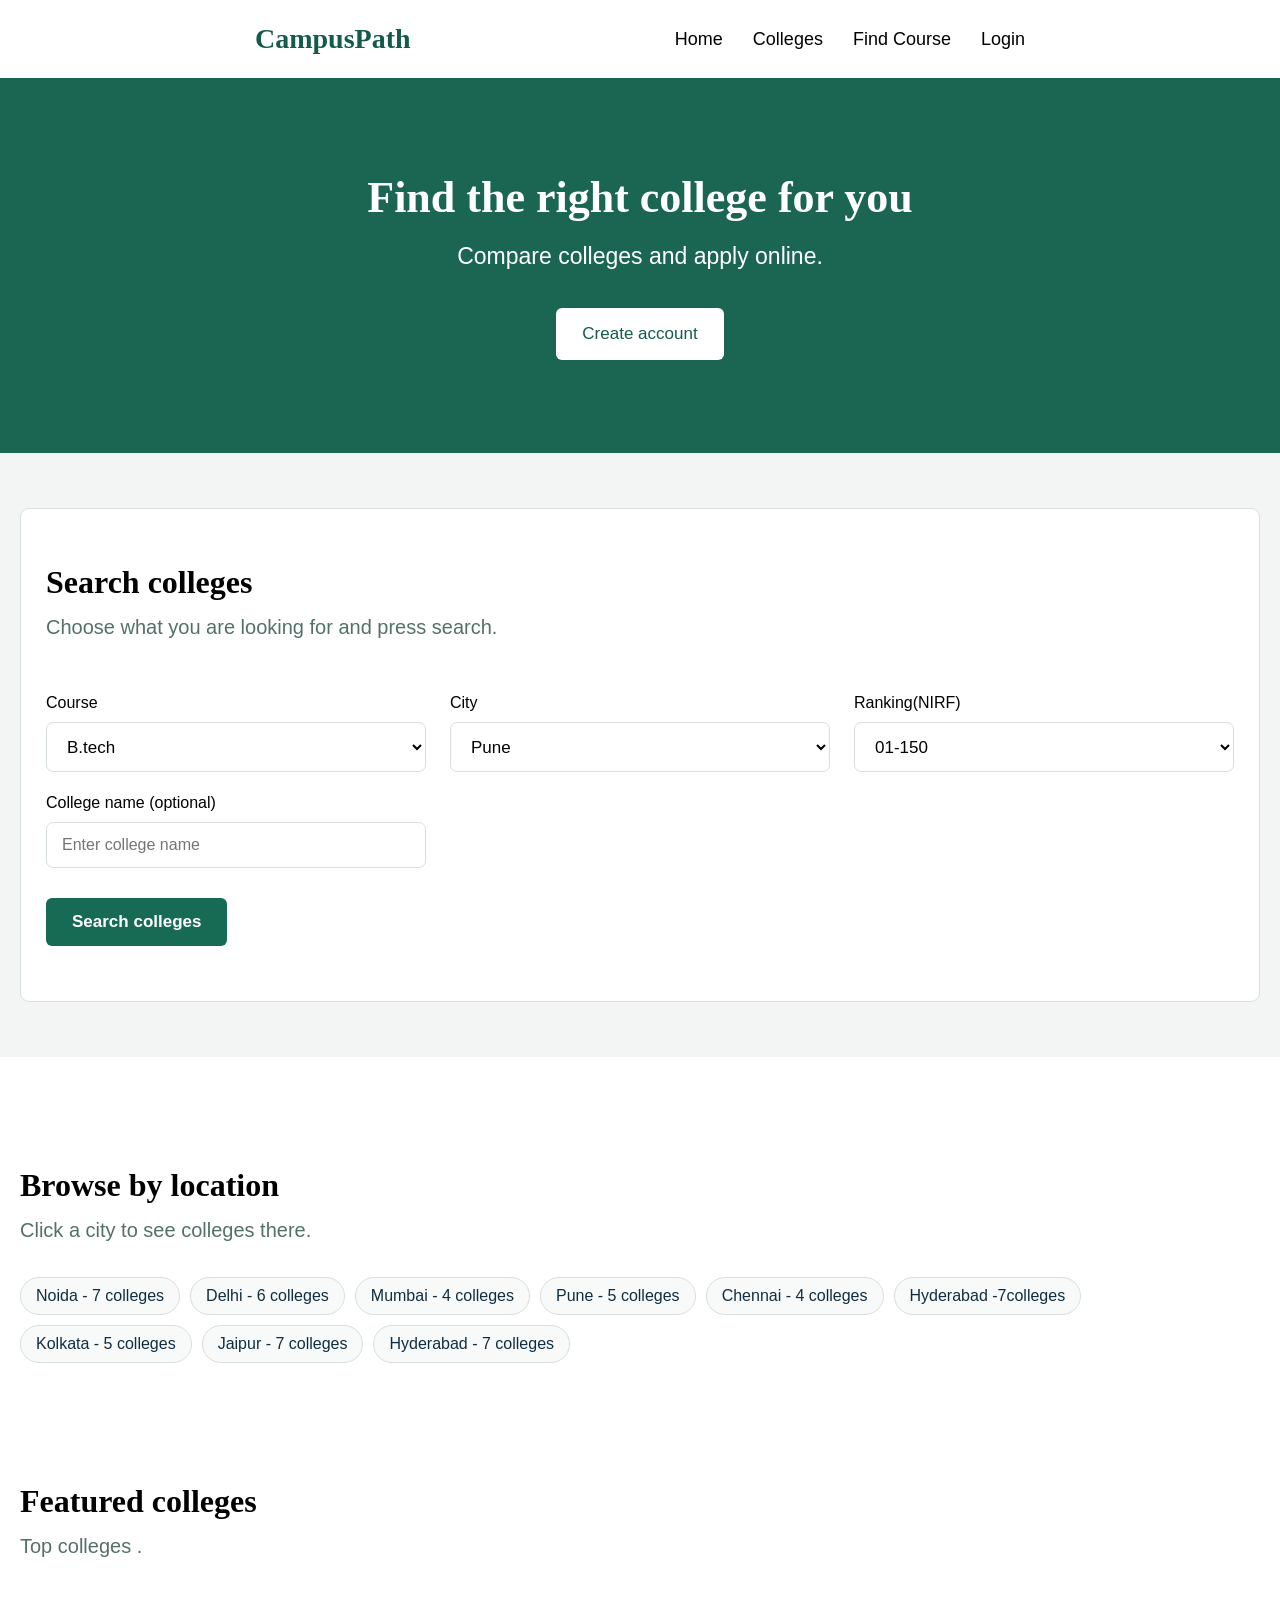
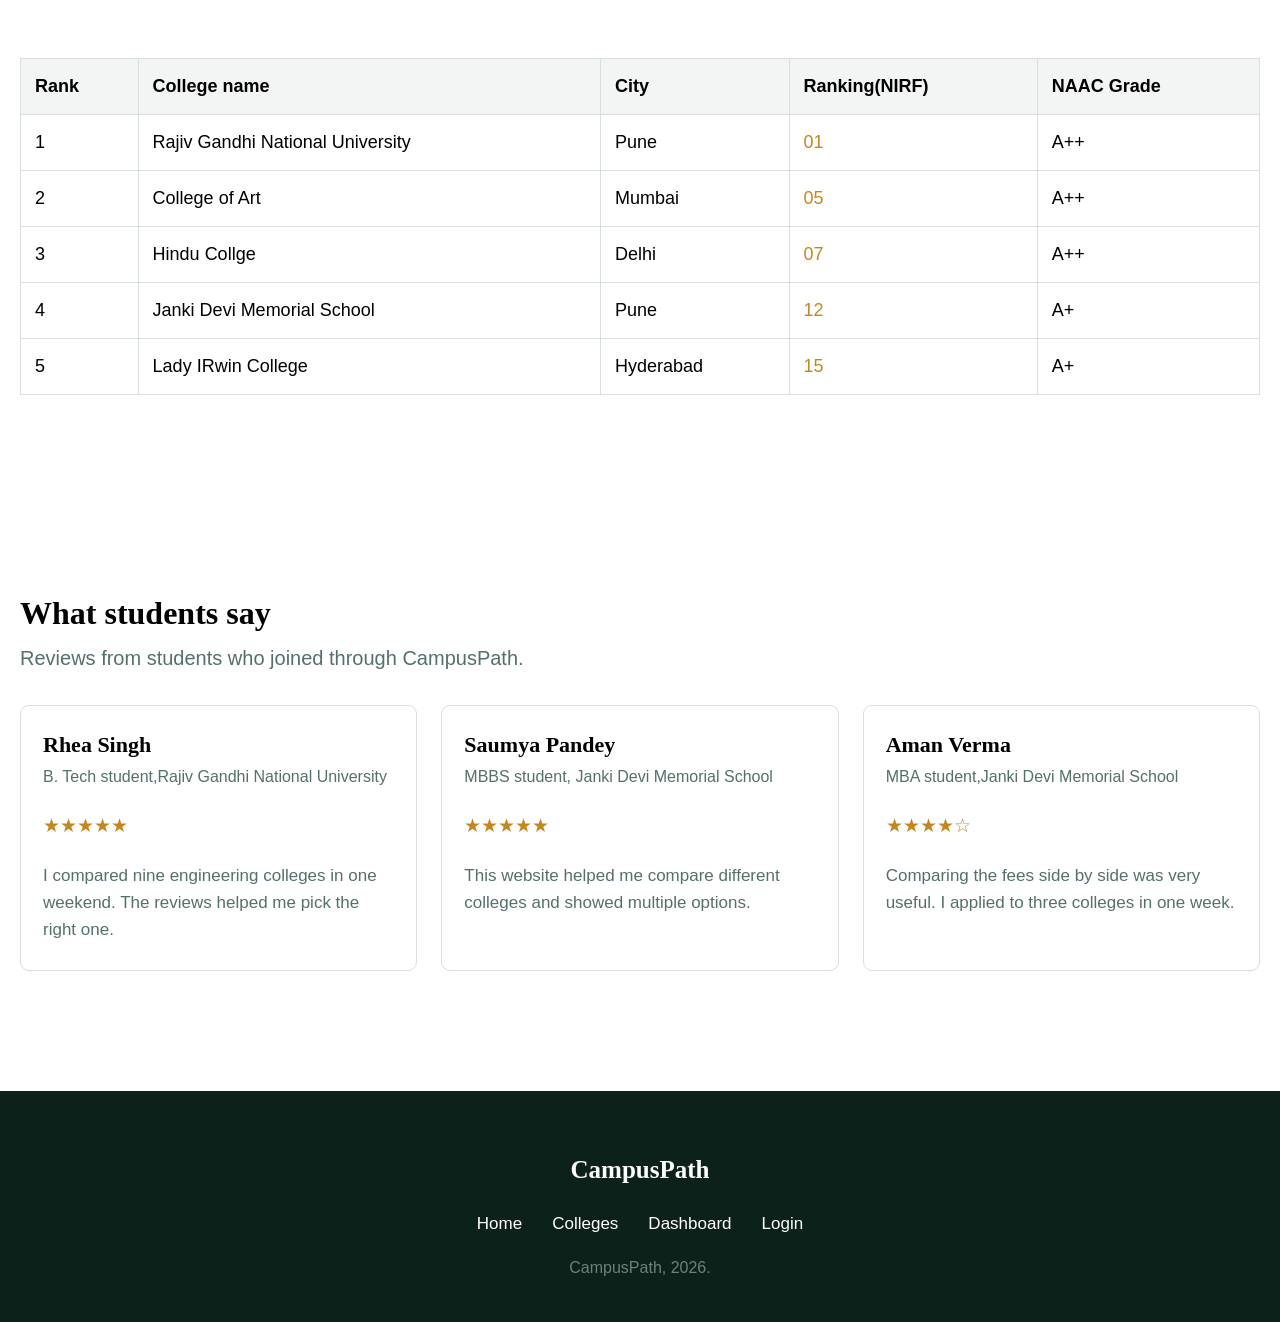
<file: index.html>
<!DOCTYPE html>
<html lang="en">
<head>
    <meta charset="UTF-8">
    <meta name="viewport" content="width=device-width, initial-scale=1.0">
    <title>Campus Path - Find the right college for you</title>
    <link rel="stylesheet" href="style.css">
    <link rel="stylesheet" href="responsive.css">
</head>
<body>
    <header>
    <div class="logo">CampusPath</div>

    <nav>
        <a href="#">Home</a>
        <a href="collegelist.html">Colleges</a>
        <a href="course.html">Find Course</a>
        <a href="login.html">Login</a>
    </nav>
    </header>

    <section class="hero">

        <h1>Find the right college for you</h1>

        <p>
            Compare colleges and apply online.
        </p>


        <a href="login.html">
        <button>
            Create account
        </button>
        </a>

    </section>


    <section class="search-section">

        <div class="search-card">

            <h2>Search colleges</h2>

            <p>
                Choose what you are looking for and press search.
            </p>

            <div class="search-fields">

                <div class="field">
                    <label>Course</label>

                    <select>
                        <option>B.tech</option>
                        <option>M.tech</option>
                        <option>B.Sc</option>
                        <option>M.Sc</option>
                        <option>M.Com</option>
                        <option>B.Com</option>
                        <option>M.A</option>
                        <option>B.A</option>
                        <option>Ph.D</option>
                        <option>B.Arch</option>
                        <option>MBA</option>
                        <option>BCA</option>
                        <option>MBBS</option>
                        <option>MCA</option>
                        <option>B.Pharma</option>
                        <option>BBA</option>
                    </select>
                </div>


                <div class="field">
                    <label>City</label>

                    <select>
                        <option>Pune</option>
                        <option>Delhi</option>
                        <option>Mumbai</option>
                        <option>Noida</option>
                        <option>kanpur</option>
                        <option>Agra</option>
                        <option>Allahbad</option>
                        <option>Lucknow</option>
                        <option>Hyderabad</option>
                    </select>
                </div>


                <div class="field">
                    <label>Ranking(NIRF)</label>

                    <select>
                        <option>01-150</option>
                        <option>50-250</option>
                        <option>250 and above</option>
                    </select>
                </div>

            </div>


            
            <div class="college-name">

                <label>College name (optional)</label>

                <input type="text" placeholder="Enter college name">

            </div>
            
            <button class="search-button">
    Search colleges
</button>

        </div>

    </section>


<section class="location-section">

    <h2>Browse by location</h2>

    <p>Click a city to see colleges there.</p>

    <div class="city-list">

        <a href="#">Noida - 7 colleges</a>
        <a href="#">Delhi - 6 colleges</a>
        <a href="#">Mumbai - 4 colleges</a>
        <a href="#">Pune -  5 colleges</a>
        <a href="#">Chennai - 4  colleges</a>
        <a href="#">Hyderabad -7colleges</a>
        <a href="#">Kolkata -  5 colleges</a>
        <a href="#">Jaipur - 7 colleges</a>
        <a href="#">Hyderabad - 7 colleges</a>
    </div>

</section>


<section class="featured-section">

    <h2>Featured colleges</h2>

    <p>Top colleges .</p>

</section>


<section class="ranking-section">

    <table class="college-table">

        <thead>
            <tr>
                <th>Rank</th>
                <th>College name</th>
                <th>City</th>
                <th>Ranking(NIRF)</th>
                <th>NAAC Grade</th>
            </tr>
        </thead>

        <tbody>

            <tr>
                <td>1</td>
                <td>Rajiv Gandhi National University</td>
                <td>Pune</td>
                <td>01</td>
                <td>A++</td>
            </tr>

            <tr>
                <td>2</td>
                <td>College of Art</td>
                <td>Mumbai</td>
                <td>05</td>
                <td>A++</td>
            </tr>

            <tr>
                <td>3</td>
                <td>Hindu Collge</td>
                <td>Delhi</td>
                <td>07</td>
                <td>A++</td>
            </tr>

            <tr>
                <td>4</td>
                <td>Janki Devi Memorial School<y/td>
                <td>Pune</td>
                <td>12</td>
                <td>A+</td>
            </tr>

            <tr>
                <td>5</td>
                <td>Lady IRwin College</td>
                <td>Hyderabad</td>
                <td>15</td>
                <td>A+</td>
            </tr>

        </tbody>

    </table>

</section>


<section class="reviews-section">

    <h2>What students say</h2>

    <p class="section-description">
        Reviews from students who joined through CampusPath.
    </p>


    <div class="reviews-container">

    

        <div class="review-card">

            <h3>Rhea Singh</h3>

            <p class="student-info">
                B. Tech student,Rajiv Gandhi National University 
            </p>

            <div class="stars">
                ★★★★★
            </div>

            <p class="review-text">
                I compared nine engineering colleges in one weekend.
                The reviews helped me pick the right one.
            </p>

        </div>


    

        <div class="review-card">

            <h3>Saumya Pandey</h3>

            <p class="student-info">
                MBBS student, Janki Devi Memorial School
            </p>

            <div class="stars">
                ★★★★★
            </div>

            <p class="review-text">
                This website helped me compare different colleges and showed multiple options. 
            </p>

        </div>

        <div class="review-card">

            <h3>Aman Verma</h3>

            <p class="student-info">
                MBA student,Janki Devi Memorial School
            </p>

            <div class="stars">
                ★★★★☆
            </div>

            <p class="review-text">
                Comparing the fees side by side was very useful.
                I applied to three colleges in one week.
            </p>

        </div>

    </div>

</section>

<footer class="footer">

    <h2>CampusPath</h2>

    <nav>
        <a href="index.html">Home</a>
        <a href="colleges.html">Colleges</a>
        <a href="dashboard.html">Dashboard</a>
        <a href="login.html">Login</a>
    </nav>

    <p>
         CampusPath, 2026. 
    </p>

</footer>

</body> 
</html>
</file>
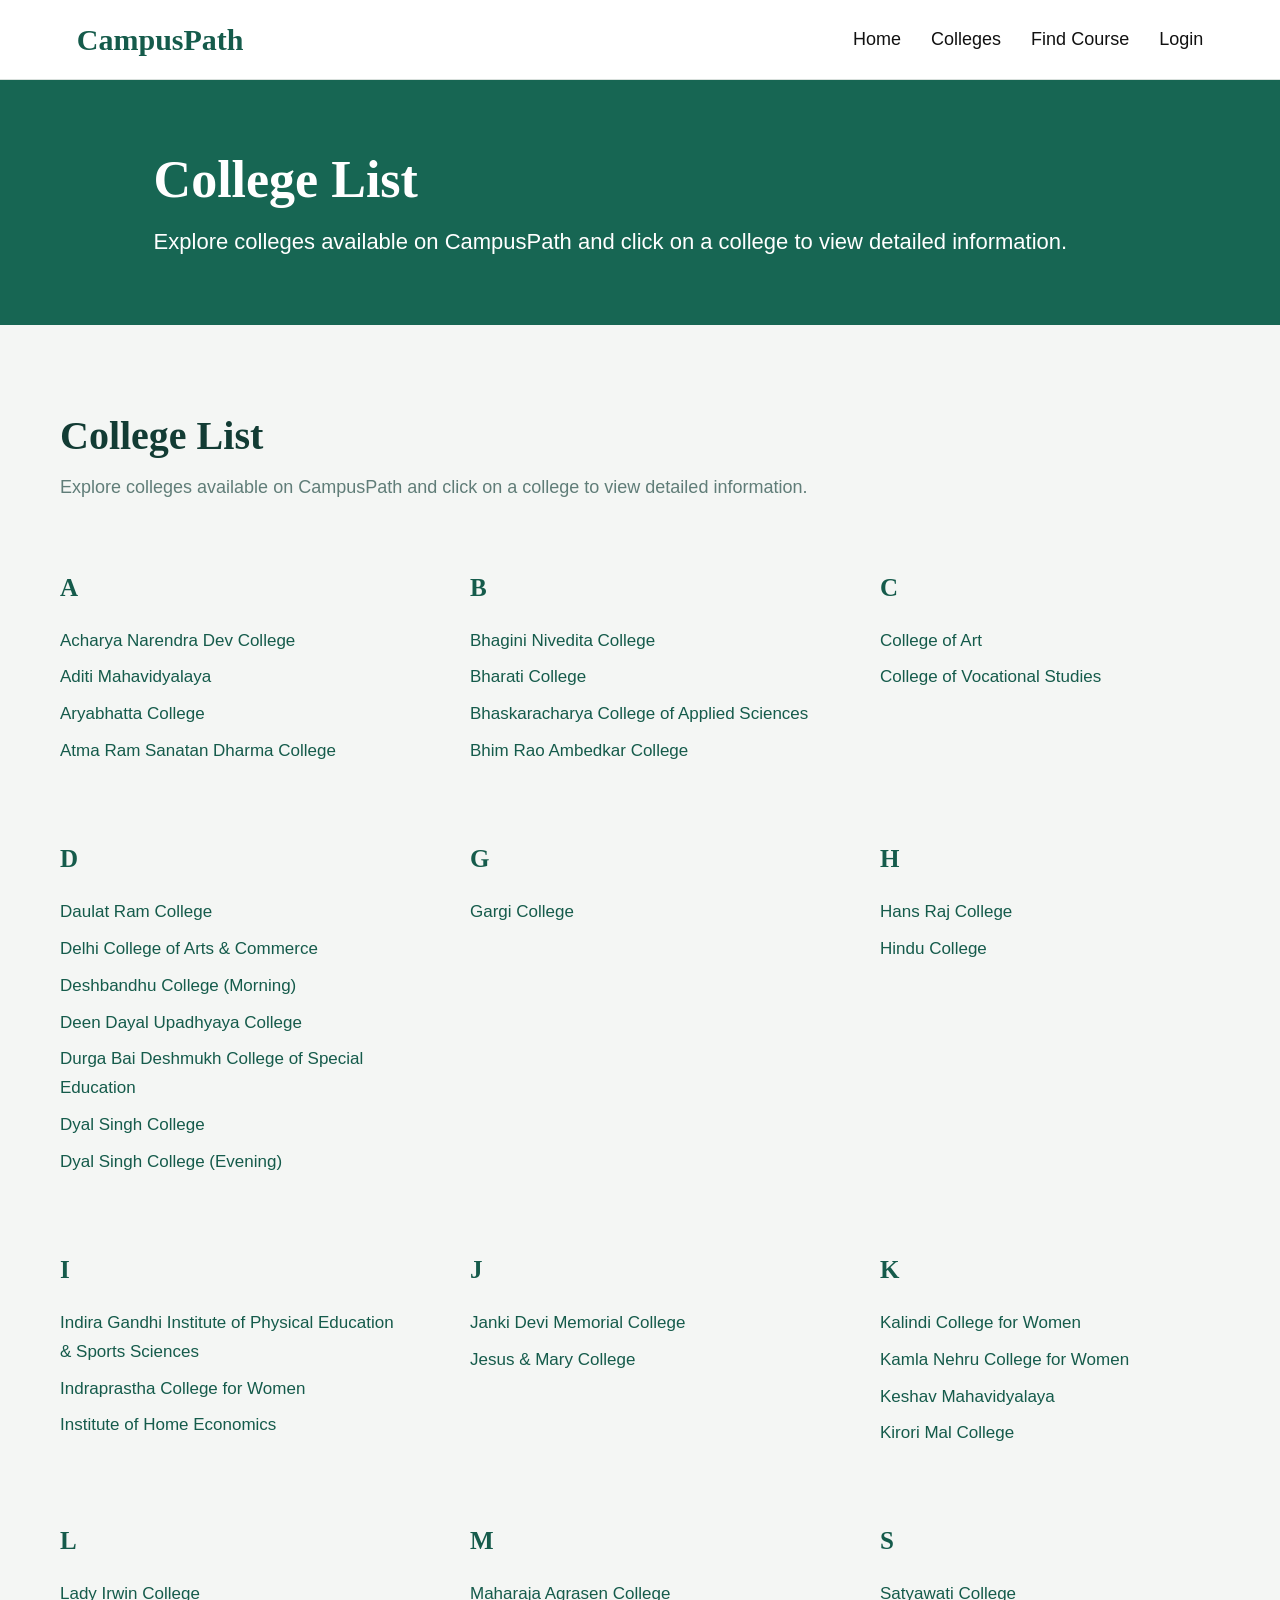
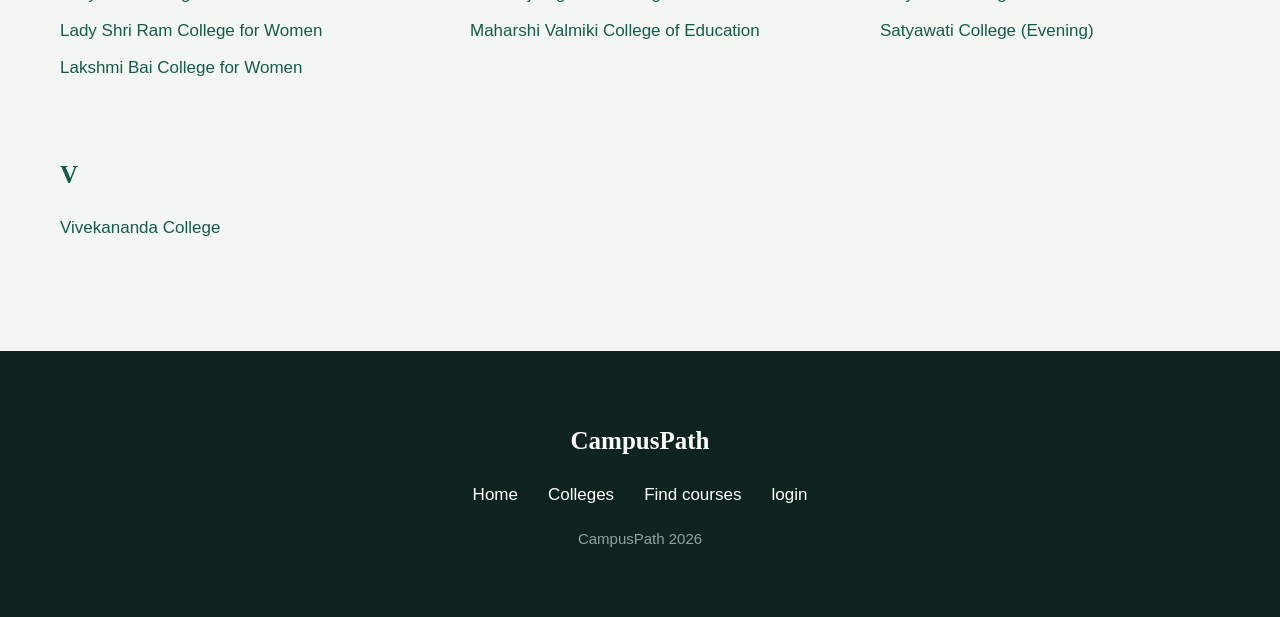
<file: collegelist.html>
<!DOCTYPE html>
<html lang="en">

<head>
    <meta charset="UTF-8">

    <meta name="viewport" content="width=device-width, initial-scale=1.0">

    <title>College List - CampusPath</title>

    <link rel="stylesheet" href="collegelist.css">
    <link rel="stylesheet" href="responsive.css">
</head>

<body>


    <header class="main-header">

        <div class="logo">
            CampusPath
        </div>

        <nav class="main-nav">
            <a href="index.html">Home</a>
            <a href="collegelist.html">Colleges</a>
            <a href="course.html">Find Course</a>
            <a href="login.html">Login</a>
        </nav>

    </header>

    <div class="college-list-heading">

    <h1>College List</h1>

    <p>
        Explore colleges available on CampusPath and click on a college
        to view detailed information.
    </p>

</div>


    <main class="college-list-container">

        <h1>College List</h1>

        <p class="intro">
            Explore colleges available on CampusPath and click on a college
            to view detailed information.
        </p>


        <div class="college-grid">


            <div class="college-group">

                <h2>A</h2>

                <a href="colleges.html">
                    Acharya Narendra Dev College
                </a>

                <a href="colleges.html">
                    Aditi Mahavidyalaya
                </a>

                <a href="colleges.html">
                    Aryabhatta College
                </a>

                <a href="colleges.html">
                    Atma Ram Sanatan Dharma College
                </a>

            </div>


            <div class="college-group">

                <h2>B</h2>

                <a href="colleges.html">
                    Bhagini Nivedita College
                </a>

                <a href="colleges.html">
                    Bharati College
                </a>

                <a href="colleges.html">
                    Bhaskaracharya College of Applied Sciences
                </a>

                <a href="colleges.html">
                    Bhim Rao Ambedkar College
                </a>

            </div>

            <div class="college-group">

                <h2>C</h2>

                <a href="colleges.html">
                    College of Art
                </a>

                <a href="colleges.html">
                    College of Vocational Studies
                </a>

            </div>



            <div class="college-group">

                <h2>D</h2>

                <a href="colleges.html">
                    Daulat Ram College
                </a>

                <a href="colleges.html">
                    Delhi College of Arts & Commerce
                </a>

                <a href="colleges.html">
                    Deshbandhu College (Morning)
                </a>

                <a href="colleges.html">
                    Deen Dayal Upadhyaya College
                </a>

                <a href="colleges.html">
                    Durga Bai Deshmukh College of Special Education
                </a>

                <a href="colleges.html">
                    Dyal Singh College
                </a>

                <a href="colleges.html">
                    Dyal Singh College (Evening)
                </a>

            </div>


            <div class="college-group">

                <h2>G</h2>

                <a href="colleges.html">
                    Gargi College
                </a>

            </div>


            <div class="college-group">

                <h2>H</h2>

                <a href="colleges.html">
                    Hans Raj College
                </a>

                <a href="colleges.html">
                    Hindu College
                </a>

            </div>


            <div class="college-group">

                <h2>I</h2>

                <a href="colleges.html">
                    Indira Gandhi Institute of Physical Education & Sports Sciences
                </a>

                <a href="colleges.html">
                    Indraprastha College for Women
                </a>

                <a href="colleges.html">
                    Institute of Home Economics
                </a>

            </div>


            <div class="college-group">

                <h2>J</h2>

                <a href="colleges.html">
                    Janki Devi Memorial College
                </a>

                <a href="colleges.html">
                    Jesus & Mary College
                </a>

            </div>


            <div class="college-group">

                <h2>K</h2>

                <a href="colleges.html">
                    Kalindi College for Women
                </a>

                <a href="colleges.html">
                    Kamla Nehru College for Women
                </a>

                <a href="colleges.html">
                    Keshav Mahavidyalaya
                </a>

                <a href="colleges.html">
                    Kirori Mal College
                </a>

            </div>


            <div class="college-group">

                <h2>L</h2>

                <a href="colleges.html">
                    Lady Irwin College
                </a>

                <a href="colleges.html">
                    Lady Shri Ram College for Women
                </a>

                <a href="colleges.html">
                    Lakshmi Bai College for Women
                </a>

            </div>

            <div class="college-group">

                <h2>M</h2>

                <a href="colleges.html">
                    Maharaja Agrasen College
                </a>

                <a href="colleges.html">
                    Maharshi Valmiki College of Education
                </a>

            </div>


            <div class="college-group">

                <h2>S</h2>

                <a href="colleges.html">
                    Satyawati College
                </a>

                <a href="colleges.html">
                    Satyawati College (Evening)
                </a>

            </div>



            <div class="college-group">

                <h2>V</h2>

                <a href="colleges.html">
                    Vivekananda College
                </a>

            </div>


        </div>

    </main>

    <footer class="footer">

        <h2>CampusPath</h2>

        <nav>
            <a href="index.html">Home</a>
            <a href="colleges.html">Colleges</a>
            <a href="collegelist.html">Find courses</a>
            <a href="login.html">login</a>
        </nav>

        <p>
            CampusPath 2026
        </p>

    </footer>

</body>

</html>
</file>
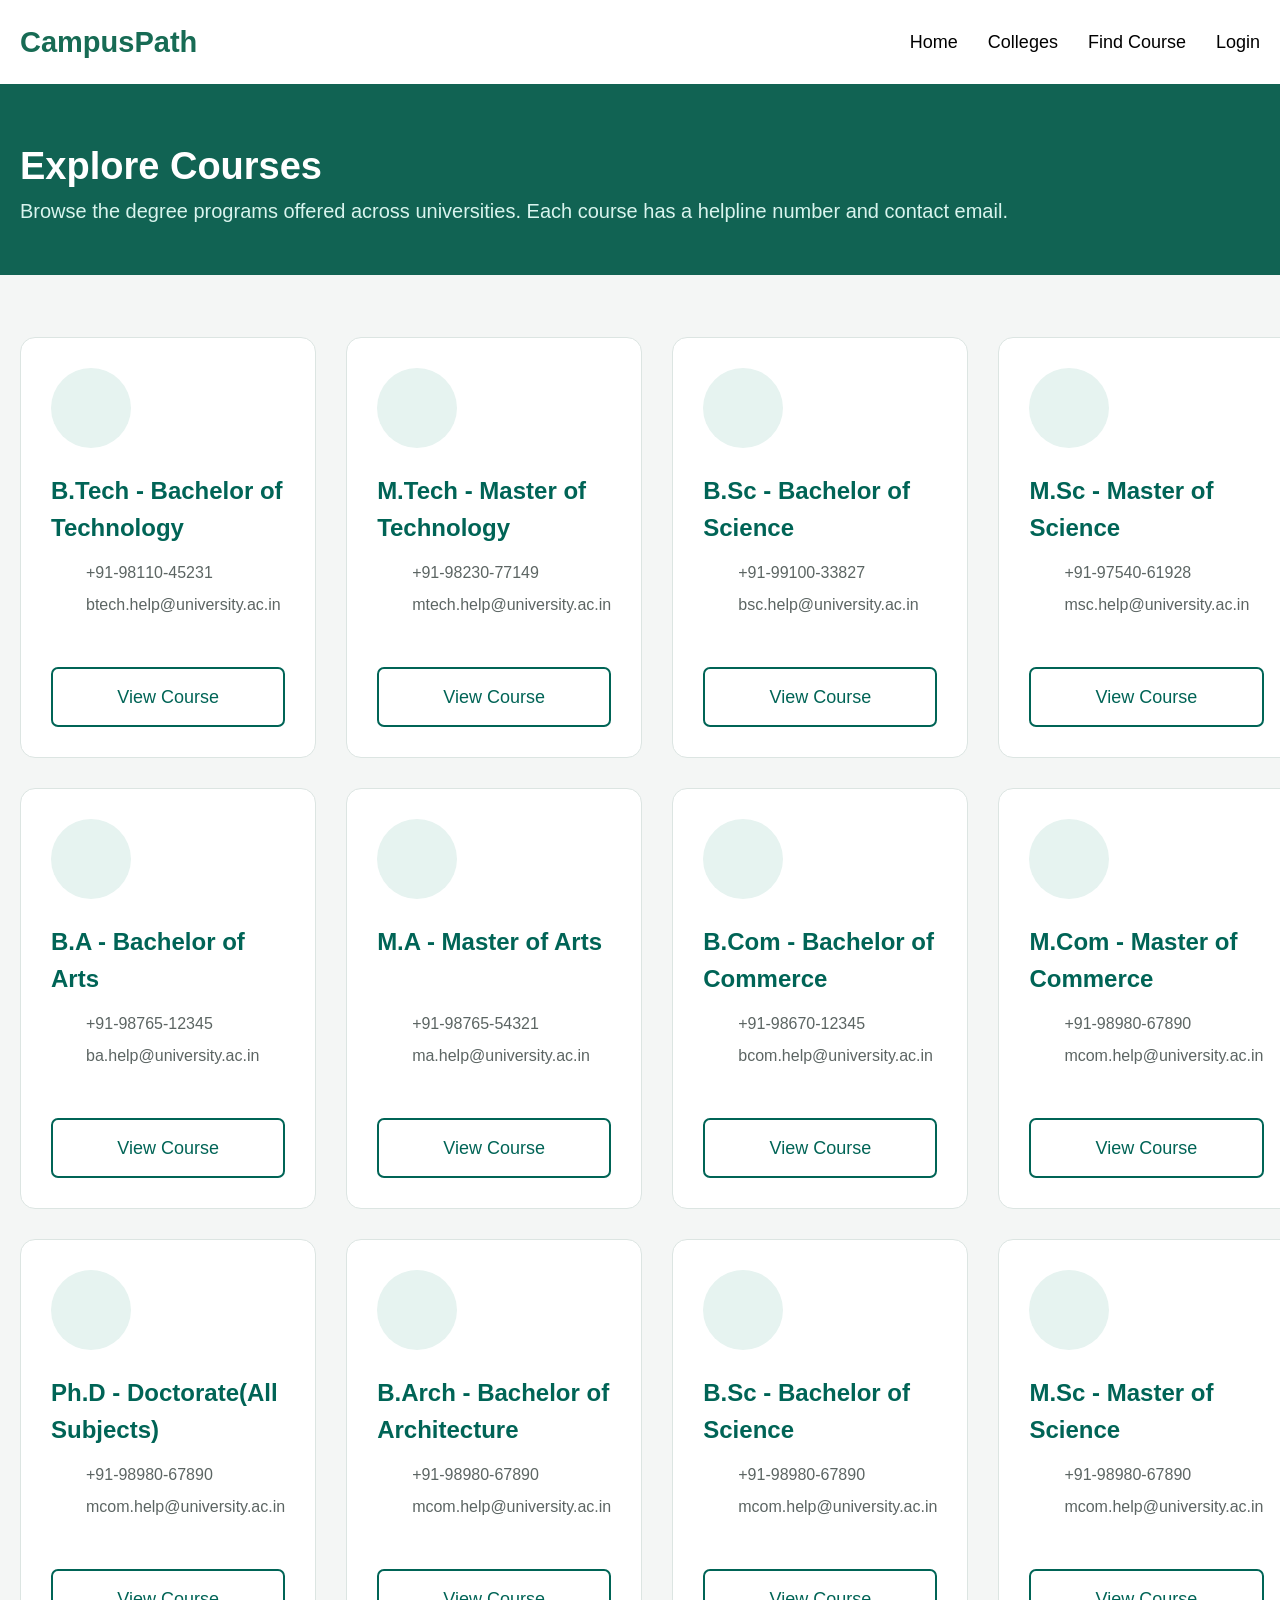
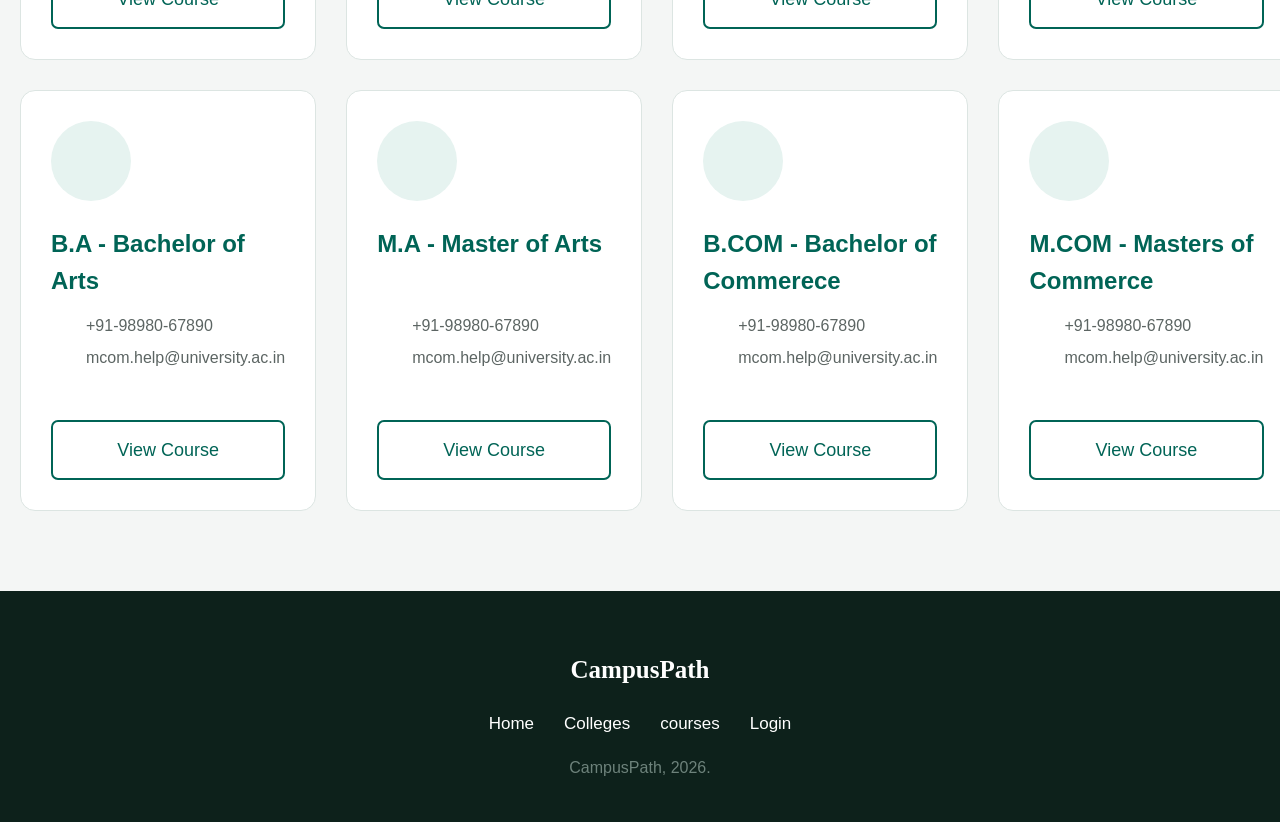
<file: course.html>
<!DOCTYPE html>
<html lang="en">
<head>
    <meta charset="UTF-8">
    <meta name="viewport" content="width=device-width, initial-scale=1.0">

    <title>Campus Path - Courses</title>

    <link rel="stylesheet" href="course.css">
    <link rel="stylesheet" href="responsive.css">
</head>

<body>

    <header class="navbar">

        <div class="navbar-container">

           
            <div class="logo">
                Campus<span>Path</span>
            </div>

            <nav class="nav-links">
                <a href="index.html">Home</a>
                <a href="collegelist.html">Colleges</a>
                <a href="#" class="active">Find Course</a>
                <a href="login.html">Login</a>
            </nav>

        </div>

    </header>

    <section class="hero">

        <div class="hero-container">

            <h1>Explore Courses</h1>

            <p>
                Browse the degree programs offered across universities.
                Each course has a helpline number and contact email.
            </p>

        </div>

    </section>


    <main class="courses-section">

        <div class="courses-container">

        
            <div class="course-card">

                <div class="course-icon">
                    <i class="fa-solid fa-graduation-cap"></i>
                </div>

                <h2>B.Tech - Bachelor of Technology</h2>

                <div class="course-info">
                    <div class="info-row">
                        <i class="fa-solid fa-phone"></i>
                        <span>+91-98110-45231</span>
                    </div>

                    <div class="info-row">
                        <i class="fa-solid fa-paper-plane"></i>
                        <span>btech.help@university.ac.in</span>
                    </div>
                </div>

                <button class="view-course">
                    View Course
                </button>

            </div>

            <div class="course-card">

                <div class="course-icon">
                    <i class="fa-solid fa-graduation-cap"></i>
                </div>

                <h2>M.Tech - Master of Technology</h2>

                <div class="course-info">
                    <div class="info-row">
                        <i class="fa-solid fa-phone"></i>
                        <span>+91-98230-77149</span>
                    </div>

                    <div class="info-row">
                        <i class="fa-solid fa-paper-plane"></i>
                        <span>mtech.help@university.ac.in</span>
                    </div>
                </div>

                <button class="view-course">
                    View Course
                </button>

            </div>

            <div class="course-card">

                <div class="course-icon">
                    <i class="fa-solid fa-graduation-cap"></i>
                </div>

                <h2>B.Sc - Bachelor of Science</h2>

                <div class="course-info">
                    <div class="info-row">
                        <i class="fa-solid fa-phone"></i>
                        <span>+91-99100-33827</span>
                    </div>

                    <div class="info-row">
                        <i class="fa-solid fa-paper-plane"></i>
                        <span>bsc.help@university.ac.in</span>
                    </div>
                </div>

                <button class="view-course">
                    View Course
                </button>

            </div>


            <div class="course-card">

                <div class="course-icon">
                    <i class="fa-solid fa-graduation-cap"></i>
                </div>

                <h2>M.Sc - Master of Science</h2>

                <div class="course-info">
                    <div class="info-row">
                        <i class="fa-solid fa-phone"></i>
                        <span>+91-97540-61928</span>
                    </div>

                    <div class="info-row">
                        <i class="fa-solid fa-paper-plane"></i>
                        <span>msc.help@university.ac.in</span>
                    </div>
                </div>

                <button class="view-course">
                    View Course
                </button>

            </div>

            <div class="course-card">

                <div class="course-icon">
                    <i class="fa-solid fa-graduation-cap"></i>
                </div>

                <h2>B.A - Bachelor of Arts</h2>

                <div class="course-info">
                    <div class="info-row">
                        <i class="fa-solid fa-phone"></i>
                        <span>+91-98765-12345</span>
                    </div>

                    <div class="info-row">
                        <i class="fa-solid fa-paper-plane"></i>
                        <span>ba.help@university.ac.in</span>
                    </div>
                </div>

                <button class="view-course">
                    View Course
                </button>

            </div>


            <div class="course-card">

                <div class="course-icon">
                    <i class="fa-solid fa-graduation-cap"></i>
                </div>

                <h2>M.A - Master of Arts</h2>

                <div class="course-info">
                    <div class="info-row">
                        <i class="fa-solid fa-phone"></i>
                        <span>+91-98765-54321</span>
                    </div>

                    <div class="info-row">
                        <i class="fa-solid fa-paper-plane"></i>
                        <span>ma.help@university.ac.in</span>
                    </div>
                </div>

                <button class="view-course">
                    View Course
                </button>

            </div>

            <div class="course-card">

                <div class="course-icon">
                    <i class="fa-solid fa-graduation-cap"></i>
                </div>

                <h2>B.Com - Bachelor of Commerce</h2>

                <div class="course-info">
                    <div class="info-row">
                        <i class="fa-solid fa-phone"></i>
                        <span>+91-98670-12345</span>
                    </div>

                    <div class="info-row">
                        <i class="fa-solid fa-paper-plane"></i>
                        <span>bcom.help@university.ac.in</span>
                    </div>
                </div>

                <button class="view-course">
                    View Course
                </button>

            </div>


            
            <div class="course-card">

                <div class="course-icon">
                    <i class="fa-solid fa-graduation-cap"></i>
                </div>

                <h2>M.Com - Master of Commerce</h2>

                <div class="course-info">
                    <div class="info-row">
                        <i class="fa-solid fa-phone"></i>
                        <span>+91-98980-67890</span>
                    </div>

                    <div class="info-row">
                        <i class="fa-solid fa-paper-plane"></i>
                        <span>mcom.help@university.ac.in</span>
                    </div>
                </div>

                <button class="view-course">
                    View Course
                </button>

            </div>

         <div class="course-card">

                <div class="course-icon">
                    <i class="fa-solid fa-graduation-cap"></i>
                </div>

                <h2>Ph.D - Doctorate(All Subjects)</h2>

                <div class="course-info">
                    <div class="info-row">
                        <i class="fa-solid fa-phone"></i>
                        <span>+91-98980-67890</span>
                    </div>

                    <div class="info-row">
                        <i class="fa-solid fa-paper-plane"></i>
                        <span>mcom.help@university.ac.in</span>
                    </div>
                </div>

                <button class="view-course">
                    View Course
                </button>

            </div>

            <div class="course-card">

                <div class="course-icon">
                    <i class="fa-solid fa-graduation-cap"></i>
                </div>

                <h2>B.Arch - Bachelor of Architecture</h2>

                <div class="course-info">
                    <div class="info-row">
                        <i class="fa-solid fa-phone"></i>
                        <span>+91-98980-67890</span>
                    </div>

                    <div class="info-row">
                        <i class="fa-solid fa-paper-plane"></i>
                        <span>mcom.help@university.ac.in</span>
                    </div>
                </div>

                <button class="view-course">
                    View Course
                </button>

            </div>



            <div class="course-card">

                <div class="course-icon">
                    <i class="fa-solid fa-graduation-cap"></i>
                </div>

                <h2>B.Sc - Bachelor of Science</h2>

                <div class="course-info">
                    <div class="info-row">
                        <i class="fa-solid fa-phone"></i>
                        <span>+91-98980-67890</span>
                    </div>

                    <div class="info-row">
                        <i class="fa-solid fa-paper-plane"></i>
                        <span>mcom.help@university.ac.in</span>
                    </div>
                </div>

                <button class="view-course">
                    View Course
                </button>

            </div>


             <div class="course-card">

                <div class="course-icon">
                    <i class="fa-solid fa-graduation-cap"></i>
                </div>

                <h2>M.Sc - Master of Science </h2>

                <div class="course-info">
                    <div class="info-row">
                        <i class="fa-solid fa-phone"></i>
                        <span>+91-98980-67890</span>
                    </div>

                    <div class="info-row">
                        <i class="fa-solid fa-paper-plane"></i>
                        <span>mcom.help@university.ac.in</span>
                    </div>
                </div>

                <button class="view-course">
                    View Course
                </button>

            </div>



            <div class="course-card">

                <div class="course-icon">
                    <i class="fa-solid fa-graduation-cap"></i>
                </div>

                <h2>B.A - Bachelor of Arts </h2>

                <div class="course-info">
                    <div class="info-row">
                        <i class="fa-solid fa-phone"></i>
                        <span>+91-98980-67890</span>
                    </div>

                    <div class="info-row">
                        <i class="fa-solid fa-paper-plane"></i>
                        <span>mcom.help@university.ac.in</span>
                    </div>
                </div>

                <button class="view-course">
                    View Course
                </button>

            </div>



            <div class="course-card">

                <div class="course-icon">
                    <i class="fa-solid fa-graduation-cap"></i>
                </div>

                <h2>M.A - Master of Arts </h2>

                <div class="course-info">
                    <div class="info-row">
                        <i class="fa-solid fa-phone"></i>
                        <span>+91-98980-67890</span>
                    </div>

                    <div class="info-row">
                        <i class="fa-solid fa-paper-plane"></i>
                        <span>mcom.help@university.ac.in</span>
                    </div>
                </div>

                <button class="view-course">
                    View Course
                </button>

            </div>


            <div class="course-card">

                <div class="course-icon">
                    <i class="fa-solid fa-graduation-cap"></i>
                </div>

                <h2>B.COM - Bachelor of Commerece</h2>

                <div class="course-info">
                    <div class="info-row">
                        <i class="fa-solid fa-phone"></i>
                        <span>+91-98980-67890</span>
                    </div>

                    <div class="info-row">
                        <i class="fa-solid fa-paper-plane"></i>
                        <span>mcom.help@university.ac.in</span>
                    </div>
                </div>

                <button class="view-course">
                    View Course
                </button>

            </div>



            <div class="course-card">

                <div class="course-icon">
                    <i class="fa-solid fa-graduation-cap"></i>
                </div>

                <h2>M.COM - Masters of Commerce</h2>

                <div class="course-info">
                    <div class="info-row">
                        <i class="fa-solid fa-phone"></i>
                        <span>+91-98980-67890</span>
                    </div>

                    <div class="info-row">
                        <i class="fa-solid fa-paper-plane"></i>
                        <span>mcom.help@university.ac.in</span>
                    </div>
                </div>
                
                <button class="view-course">
                    View Course
                </button>


            </div>
        </div>
</main>

<footer class="footer">

    <h2>CampusPath</h2>

    <nav>
        <a href="index.html">Home</a>
        <a href="colleges.html">Colleges</a>
        <a href="course.html">courses</a>
        <a href="login.html">Login</a>
    </nav>

    <p>
         CampusPath, 2026. 
    </p>

</footer>

</body>
</html>
</file>
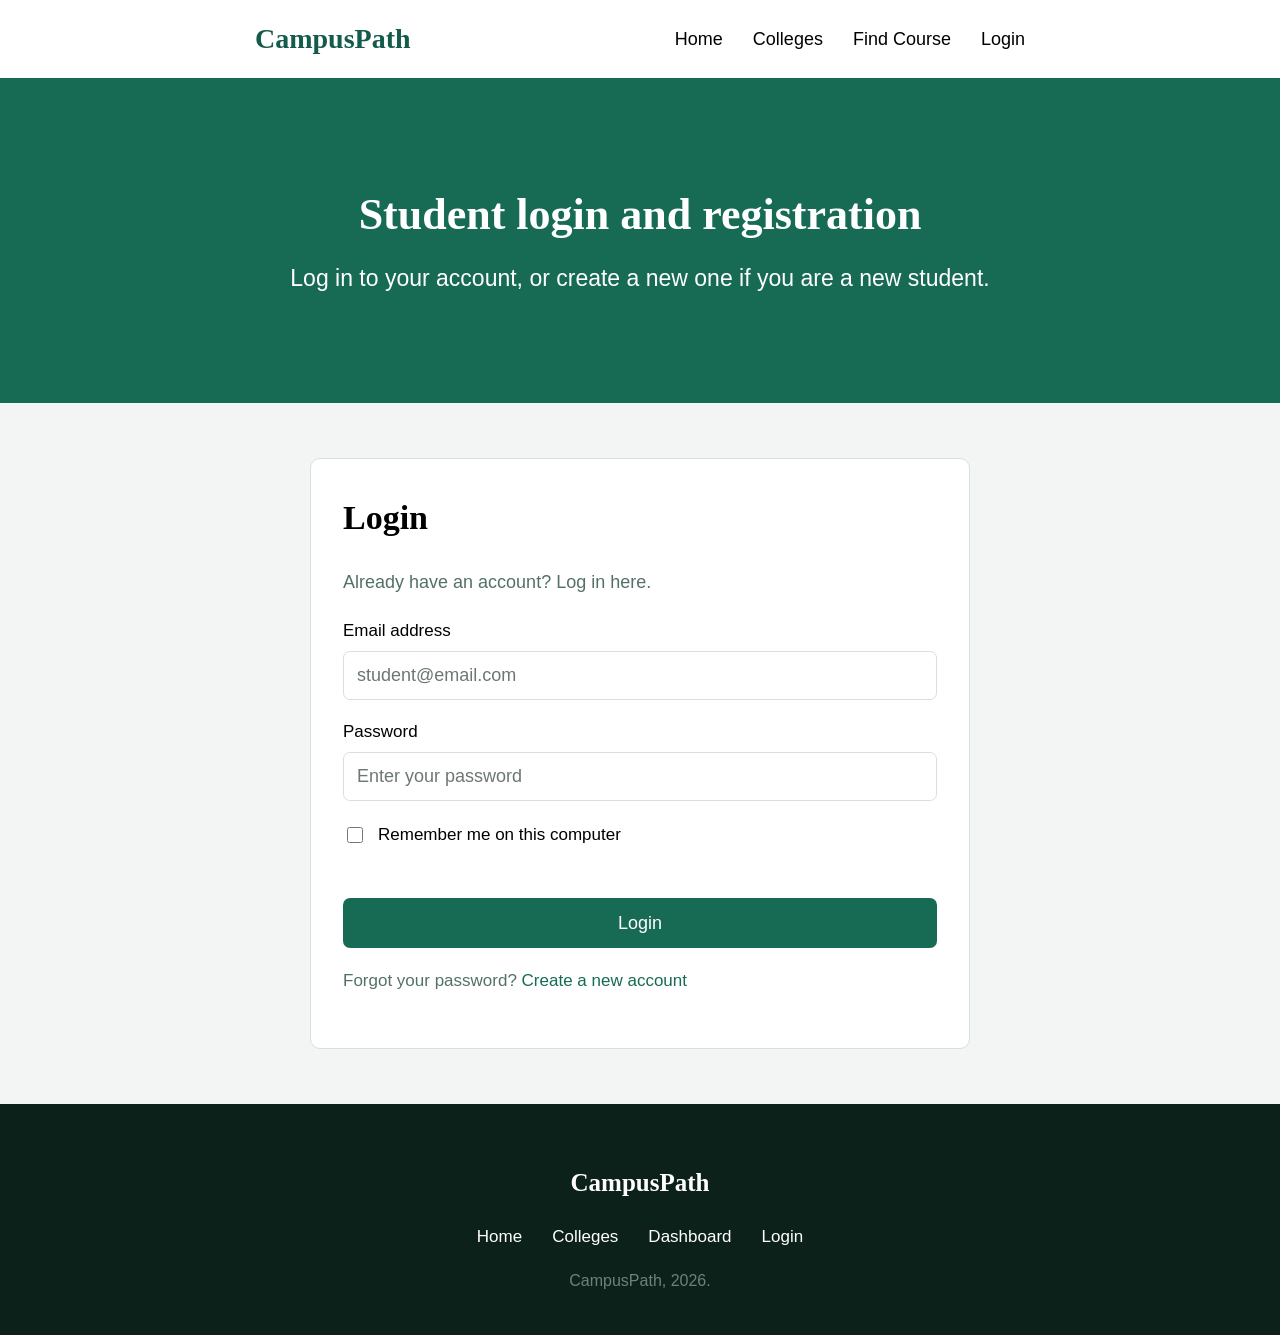
<file: login.html>
<!DOCTYPE html>
<html lang="en">

<head>
    <meta charset="UTF-8">
    <meta name="viewport" content="width=device-width, initial-scale=1.0">

    <title>Login - CampusPath</title>

    <link rel="stylesheet" href="style.css">
    <link rel="stylesheet" href="responsive.css">
</head>

<body>
                                

    <header>

        <div class="logo">
            CampusPath
        </div>

        <nav>
            <a href="index.html">Home</a>
            <a href="collegelist.html">Colleges</a>
            <a href="course.html">Find Course</a>
            <a href="login.html">Login</a>
        </nav>

    </header>


    <section class="login-hero">

        <h1>Student login and registration</h1>

        <p>
            Log in to your account, or create a new one if you are a new student.
        </p>

    </section>


    <section class="login-section">

        <div class="login-box">

            <h2>Login</h2>

            <p class="login-description">
                Already have an account? Log in here.
            </p>


            <label>Email address</label>

            <input
                type="email"
                placeholder="student@email.com"
            >


            <label>Password</label>

            <input
                type="password"
                placeholder="Enter your password"
            >


            <div class="remember">

                <input type="checkbox">

                <span>Remember me on this computer</span>

            </div>


            <button class="login-button">
                Login
            </button>


            <p class="forgot-password">
                Forgot your password?
                <a href="#">Create a new account</a>
            </p>

        </div>

    </section>

    <footer class="footer">

    <h2>CampusPath</h2>

    <nav>
        <a href="index.html">Home</a>
        <a href="colleges.html">Colleges</a>
        <a href="dashboard.html">Dashboard</a>
        <a href="login.html">Login</a>
    </nav>

    <p>
         CampusPath, 2026. 
    </p>

</footer>

</body>

</html>
</file>
<file: style.css>
body{
    display: block;
    width: 100%;
    margin: 0%;
    padding: 0%;
    font-family: Arial, Helvetica, sans-serif;
}


header {
    height: 78px;

    display: flex;
    align-items: center;
    justify-content: space-between;

    padding: 0 255px;

    background-color: white;
}



.logo {
    font-family: Georgia, serif;
    font-size: 28px;
    font-weight: bold;
    color: #155b4b;
}



nav {
    display: flex;
    gap: 30px;
}


nav a {
    text-decoration: none;
    color: black;
    font-size: 18px;
}


.hero {
    height: 375px;

    background-color: #1b6653;

    display: flex;
    flex-direction: column;
    align-items: center;
    justify-content: center;

    text-align: center;
}

.hero h1 {
    font-family: Georgia, serif;
    font-size: 44px;
    color: white;

    margin: 0 0 20px 0;
}


.hero p {
    font-size: 23px;
    color: white;

    margin: 0 0 38px 0;
}



.hero button {
    background-color: white;
    color: #155b4b;

    border: none;
    border-radius: 6px;

    padding: 16px 26px;

    font-size: 17px;

    cursor: pointer;
}



.search-section {
    background-color: #f3f5f4;

    padding: 55px 0;

    min-height: 400px;
}


.search-card {
    width: 1240px;

    margin: 0 auto;

    background-color: white;

    border: 1px solid #d9dfdc;
    border-radius: 9px;

    padding: 55px 25px;
}




.search-card h2 {
    font-family: Georgia, serif;
    font-size: 32px;

    margin: 0 0 15px 0;
}


.search-card > p {
    font-size: 20px;
    color: #54706a;

    margin: 0 0 55px 0;
}



.search-fields {
    display: flex;

    gap: 24px;
}


.field {
    flex: 1;

    display: flex;
    flex-direction: column;
}


.field label,
.college-name label {
    font-size: 16px;

    margin-bottom: 10px;
}


.field select {
    height: 50px;

    padding: 0 16px;

    font-size: 17px;

    background-color: white;

    border: 1px solid #d9dfdc;
    border-radius: 7px;
}



.college-name {
    margin-top: 22px;

    display: flex;
    flex-direction: column;

    width: 32%;
}


.college-name input {
    height: 46px;

    padding: 0 15px;

    font-size: 16px;

    border: 1px solid #d9dfdc;
    border-radius: 7px;
}

.location-section {
    width: 1240px;

    margin: 0 auto;

    padding-top: 110px;
    padding-bottom: 120px;
}


.location-section h2 {
    font-family: Georgia, serif;

    font-size: 32px;

    margin: 0 0 15px 0;
}


.location-section p {
    font-size: 20px;

    color: #54706a;

    margin: 0 0 35px 0;
}



.city-list {
    display: flex;

    flex-wrap: wrap;

    gap: 10px;
}


.city-list a {
    text-decoration: none;

    color: #102d40;

    border: 1px solid #d9dfdc;

    border-radius: 25px;

    padding: 9px 15px;

    font-size: 16px;

    background-color: #f8faf9;
}


.featured-section {
    width: 1240px;

    margin: 0 auto;

    padding-bottom: 100px;
}


.featured-section h2 {
    font-family: Georgia, serif;

    font-size: 32px;

    margin: 0 0 15px 0;
}


.featured-section p {
    font-size: 20px;

    color: #54706a;

    margin: 0;
}


.search-button {
    margin-top: 30px;

    background-color: #176b54;
    color: white;

    border: none;
    border-radius: 6px;

    padding: 14px 26px;

    font-size: 17px;
    font-weight: bold;

    cursor: pointer;
}

.ranking-section {
    width: 1240px;

    margin: 0 auto;

    padding-bottom: 100px;
}


.college-table {
    width: 100%;

    border-collapse: collapse;

    background-color: white;

    font-size: 18px;
}


.college-table th,
.college-table td {
    border: 1px solid #d9dfdc;

    padding: 17px 14px;

    text-align: left;
}


.college-table th {
    font-weight: bold;

    background-color: #f3f5f4;
}



.college-table td:nth-child(4) {
    color: #c48720;
}



.reviews-section {
    width: 1240px;

    margin: 0 auto;

    padding-top: 100px;
    padding-bottom: 120px;
}


.reviews-section h2 {
    font-family: Georgia, serif;

    font-size: 32px;

    margin: 0 0 15px 0;
}


.section-description {
    font-size: 20px;

    color: #54706a;

    margin: 0 0 35px 0;
}


.reviews-container {
    display: flex;

    gap: 24px;
}


.review-card {
    flex: 1;

    background-color: white;

    border: 1px solid #d9dfdc;

    border-radius: 9px;

    padding: 26px 22px;

    box-sizing: border-box;
}


.review-card h3 {
    font-family: Georgia, serif;

    font-size: 22px;

    margin: 0 0 10px 0;
}


.student-info {
    color: #54706a;

    font-size: 16px;

    margin: 0 0 28px 0;
}


.stars {
    color: #c48720;

    font-size: 19px;

    margin-bottom: 25px;
}


.review-text {
    color: #54706a;

    font-size: 17px;

    line-height: 1.6;

    margin: 0;
}



.footer {
    background-color: #0d211b;

    text-align: center;

    padding: 65px 20px 45px 20px;

    color: white;
}


.footer h2 {
    font-family: Georgia, serif;

    font-size: 25px;

    margin: 0 0 30px 0;
}


.footer nav {
    display: flex;

    justify-content: center;

    gap: 30px;

    margin-bottom: 25px;
}


.footer nav a {
    color: white;

    text-decoration: none;

    font-size: 17px;
}


.footer > p {
    color: #6d827b;

    font-size: 16px;

    margin: 0;
}


.login-hero {
    background-color: #176b54;

    height: 325px;

    display: flex;
    flex-direction: column;

    justify-content: center;
    align-items: center;

    text-align: center;

    color: white;
}


.login-hero h1 {
    font-family: Georgia, serif;

    font-size: 44px;

    margin: 0 0 25px 0;
}


.login-hero p {
    font-size: 23px;

    margin: 0;
}


.login-section {
    background-color: #f3f5f4;

    min-height: 500px;

    padding: 55px 0;
}


.login-box {
    width: 660px;

    margin: 0 auto;

    background-color: white;

    border: 1px solid #d9dfdc;

    border-radius: 10px;

    padding: 40px 32px;

    box-sizing: border-box;
}


.login-box h2 {
    font-family: Georgia, serif;

    font-size: 34px;

    margin: 0 0 35px 0;
}


.login-description {
    color: #54706a;

    font-size: 18px;

    margin-bottom: 28px;
}


.login-box label {
    display: block;

    font-size: 17px;

    margin-bottom: 10px;

    margin-top: 22px;
}


.login-box input[type="email"],
.login-box input[type="password"] {

    width: 100%;

    height: 49px;

    box-sizing: border-box;

    border: 1px solid #d9dfdc;

    border-radius: 7px;

    padding: 0 13px;

    font-size: 18px;
}


.login-box input::placeholder {
    color: #6c7775;
}


.remember {
    display: flex;

    align-items: center;

    gap: 12px;

    margin-top: 23px;

    font-size: 17px;
}


.remember input {
    width: 16px;
    height: 16px;
}


.login-button {
    width: 100%;

    height: 50px;

    margin-top: 52px;

    background-color: #176b54;

    color: white;

    border: none;

    border-radius: 7px;

    font-size: 18px;

    cursor: pointer;
}


.forgot-password {
    color: #54706a;

    font-size: 17px;

    margin-top: 23px;
}


.forgot-password a {
    color: #176b54;

    text-decoration: none;
}
</file>
<file: responsive.css>
* {
    box-sizing: border-box;
}

html,
body {
    max-width: 100%;
    overflow-x: hidden;
}

img {
    max-width: 100%;
    height: auto;
}


@media (max-width: 800px) {


    .main-header,
    header {
        height: auto;
        min-height: 70px;
        padding: 15px 30px !important;
        gap: 15px;
    }

    .main-nav,
    header nav {
        gap: 15px;
        flex-wrap: wrap;
        justify-content: flex-end;
    }

    .main-nav a,
    header nav a {
        font-size: 15px;
    }

    .hero {
        height: auto;
        min-height: 330px;
        padding: 60px 25px;
    }

    .hero h1 {
        font-size: 36px;
    }

    .hero p {
        font-size: 20px;
    }

    .search-card,
    .location-section,
    .featured-section,
    .ranking-section,
    .reviews-section {
        width: 90%;
        max-width: 100%;
    }

    .search-card {
        padding: 40px 25px;
    }

    .search-fields {
        flex-wrap: wrap;
    }

    .field {
        min-width: 45%;
    }

    .college-name {
        width: 50%;
    }

    .reviews-container {
        flex-wrap: wrap;
    }

    .review-card {
        min-width: 45%;
    }

    .ranking-section {
        overflow-x: auto;
    }

    .college-table {
        min-width: 750px;
    }
    .login-hero {
        height: auto;
        min-height: 280px;
        padding: 50px 25px;
    }

    .login-hero h1 {
        font-size: 36px;
    }

    .login-hero p {
        font-size: 20px;
    }

    .login-box {
        width: 90%;
        max-width: 660px;
    }
    .college-hero {
        padding: 50px 30px;
    }

    .college-hero h1 {
        font-size: 34px;
    }

    .college-info {
        font-size: 18px;
    }

    .college-container {
        padding: 25px 30px 70px;
    }

    .college-image {
        height: 300px;
    }

    .college-grid {
        grid-template-columns: 1fr;
    }

    .college-list-container {
        width: 90%;
        padding: 50px 0 80px;
    }

    .college-grid {
        grid-template-columns: repeat(2, 1fr);
        column-gap: 40px;
    }

    .college-list-heading {
        padding: 55px 8%;
    }

    .college-list-heading h1 {
        font-size: 42px;
    }

    .college-list-heading p {
        font-size: 20px;
    }
}

@media (max-width: 550px) {


    .main-header,
    header {
        flex-direction: column;
        justify-content: center;
        padding: 18px 15px !important;
        gap: 15px;
    }

    .logo {
        font-size: 25px;
    }

    .main-nav,
    header nav {
        width: 100%;
        justify-content: center;
        gap: 12px;
    }

    .main-nav a,
    header nav a {
        font-size: 14px;
    }


    .hero {
        min-height: 300px;
        padding: 45px 20px;
    }

    .hero h1 {
        font-size: 29px;
    }

    .hero p {
        font-size: 17px;
        margin-bottom: 25px;
    }

    .search-section {
        padding: 35px 0;
    }

    .search-card {
        width: 94%;
        padding: 30px 20px;
    }

    .search-card h2,
    .location-section h2,
    .featured-section h2,
    .reviews-section h2 {
        font-size: 25px;
    }

    .search-card > p,
    .location-section p,
    .featured-section p {
        font-size: 16px;
    }

    .search-fields {
        flex-direction: column;
        gap: 18px;
    }

    .field {
        width: 100%;
        min-width: 100%;
    }

    .college-name {
        width: 100%;
    }

    .location-section,
    .featured-section,
    .ranking-section,
    .reviews-section {
        width: 94%;
        padding-top: 50px;
        padding-bottom: 60px;
    }

    .city-list {
        gap: 8px;
    }

    .city-list a {
        font-size: 14px;
    }

    .reviews-container {
        flex-direction: column;
    }

    .review-card {
        width: 100%;
        min-width: 100%;
    }

    .ranking-section {
        overflow-x: auto;
    }

    .college-table {
        min-width: 700px;
        font-size: 14px;
    }


    .login-hero {
        min-height: 250px;
        padding: 40px 20px;
    }

    .login-hero h1 {
        font-size: 30px;
    }

    .login-hero p {
        font-size: 17px;
    }

    .login-section {
        padding: 35px 0;
    }

    .login-box {
        width: 94%;
        padding: 30px 20px;
    }

    .login-box h2 {
        font-size: 27px;
    }

    .login-description {
        font-size: 16px;
    }

    .login-box input[type="email"],
    .login-box input[type="password"] {
        font-size: 16px;
    }

    .college-hero {
        padding: 40px 20px;
    }

    .college-hero h1 {
        font-size: 28px;
    }

    .college-info {
        font-size: 16px;
    }

    .college-ranking {
        font-size: 16px;
    }

    .college-container {
        padding: 20px 15px 60px;
    }

    .college-image {
        height: 220px;
        margin-bottom: 30px;
    }

    .college-card {
        padding: 22px 18px;
    }

    .college-card h2 {
        font-size: 24px;
    }

    .college-card h3 {
        font-size: 19px;
    }

    .college-card p {
        font-size: 16px;
    }

    .course-item,
    .fact,
    .ranking-row {
        font-size: 16px;
    }

    .map-placeholder {
        height: 280px;
    }



    .college-list-container {
        width: 94%;
        padding: 40px 0 60px;
    }

    .college-list-container h1 {
        font-size: 30px;
    }

    .intro {
        font-size: 16px;
        margin-bottom: 35px;
    }

    .college-grid {
        grid-template-columns: 1fr;
        row-gap: 35px;
    }

    .college-group h2 {
        font-size: 22px;
        margin-bottom: 15px;
    }

    .college-group a {
        font-size: 16px;
    }

    .college-list-heading {
        padding: 45px 20px;
    }

    .college-list-heading h1 {
        font-size: 32px;
    }

    .college-list-heading p {
        font-size: 17px;
        line-height: 1.5;
    }

    .footer {
        padding: 45px 15px 35px;
    }

    .footer nav {
        flex-wrap: wrap;
        gap: 15px;
    }

    .footer nav a {
        font-size: 15px;
    }

}
</file>
<file: collegelist.css>
* {
    box-sizing: border-box;
}

body {
    margin: 0;
    font-family: Arial, sans-serif;
    background-color: #f4f6f4;
    color: #111;
}


.main-header {
    height: 80px;
    background-color: white;

    display: flex;
    align-items: center;
    justify-content: space-between;

    padding: 0 6%;

    border-bottom: 1px solid #d8e0dc;
}

.logo {
    font-family: Georgia, serif;
    font-size: 30px;
    font-weight: bold;
    color: #155b4b;
}

.main-nav {
    display: flex;
    align-items: center;
    gap: 30px;
}

.main-nav a {
    text-decoration: none;
    color: #111;
    font-size: 18px;
}

.main-nav a:hover {
    color: #155b4b;
}



.college-list-container {
    max-width: 1200px;

    margin: 0 auto;

    padding: 60px 20px 100px;
}

.college-list-container h1 {
    font-family: Georgia, serif;

    font-size: 40px;

    color: #123c34;

    margin-bottom: 12px;
}

.intro {
    color: #607d78;

    font-size: 18px;

    margin-bottom: 55px;
}


.college-grid {
    display: grid;

    grid-template-columns: repeat(3, 1fr);

    column-gap: 70px;

    row-gap: 50px;
}


.college-group h2 {
    font-family: Georgia, serif;

    font-size: 25px;

    color: #155b4b;

    margin-bottom: 25px;
}

.college-group a {
    display: block;

    text-decoration: none;

    color: #155b4b;

    font-size: 17px;

    line-height: 1.7;

    margin-bottom: 8px;
}

.college-group a:hover {
    text-decoration: underline;

    color: #0d4438;
}



.footer {
    background-color: #10241f;

    color: white;

    text-align: center;

    padding: 55px 20px;
}

.footer h2 {
    font-family: Georgia, serif;

    font-size: 25px;

    margin-bottom: 30px;
}

.footer nav {
    display: flex;

    justify-content: center;

    gap: 30px;

    margin-bottom: 25px;
}

.footer nav a {
    color: white;

    text-decoration: none;

    font-size: 17px;
}

.footer nav a:hover {
    color: #b8ddd3;
}

.footer p {
    color: #8da39d;

    font-size: 15px;
}


@media (max-width: 800px) {

    .college-grid {
        grid-template-columns: repeat(2, 1fr);

        column-gap: 40px;
    }

    .main-header {
        padding: 0 30px;
    }

}


@media (max-width: 550px) {

    .college-grid {
        grid-template-columns: 1fr;
    }

    .main-nav {
        gap: 12px;
    }

    .main-nav a {
        font-size: 14px;
    }

}


.college-list-heading {
    background-color: #176653;
    color: white;
    padding: 70px 12%;
    width: 100%;
    box-sizing: border-box;
}

.college-list-heading h1 {
    font-family: Georgia, serif;
    font-size: 52px;
    color: white;
    margin: 0 0 20px 0;
}

.college-list-heading p {
    font-family: Arial, sans-serif;
    font-size: 22px;
    color: white;
    margin: 0;
}
</file>
<file: course.css>
* {
    margin: 0;
    padding: 0;
    box-sizing: border-box;
}

body {
    font-family: Arial, Helvetica, sans-serif;
    background-color: #f4f6f5;
}


.navbar {
    width: 100%;
    height: 84px;
    background-color: white;
}

.navbar-container {
    max-width: 1375px;
    height: 100%;
    margin: 0 auto;
    padding: 0 20px;

    display: flex;
    align-items: center;
}


.logo {
    color: #176b54;;
    font-size: 29px;
    font-weight: 700;
}

.logo span {
    color: #176b54;;
}

.nav-links {
    margin-left: auto;

    display: flex;
    align-items: center;
    gap: 30px;
}

.nav-links a {
    color: black;
    text-decoration: none;

    font-size: 18px;
    padding: 10px 0;

    position: relative;
}

.nav-links a.active::after {
    content: "";

    position: absolute;
    left: 0;
    bottom: 2px;

    width: 100%;
    height: 2px;

    background-color: white;
}


.login-btn {
    width: 116px;
    height: 52px;

    margin-left: 28px;

    border: none;
    border-radius: 8px;

    background-color: white;
    color: #116353;

    font-size: 16px;
    cursor: pointer;
}


.hero {
    background-color: #116353;
    color: white;

    padding: 61px 0 52px;
}

.hero-container {
    max-width: 1375px;
    margin: auto;
    padding: 0 20px;
}

.hero h1 {
    font-size: 38px;
    margin-bottom: 12px;
}

.hero p {
    font-size: 20px;
    color: #d9f4ee;
}


.courses-section {
    background-color: #f4f6f5;
    padding: 62px 0 80px;
}

.courses-container {
    max-width: 1375px;
    margin: auto;
    padding: 0 20px;

    display: grid;
    grid-template-columns: repeat(4, 1fr);
    gap: 30px;
}



.course-card {
    min-height: 421px;

    background-color: white;

    border: 1px solid #d7e2df;
    border-radius: 15px;

    padding: 30px;

    display: flex;
    flex-direction: column;
}



.course-icon {
    width: 80px;
    height: 80px;

    border-radius: 50%;

    background-color: #e6f3f0;

    display: flex;
    align-items: center;
    justify-content: center;

    margin-bottom: 24px;
}

.course-icon i {
    font-size: 29px;
    color: #116353;
}

.course-card h2 {
    font-size: 24px;
    line-height: 1.55;

    color: #075f50;

    min-height: 75px;

    margin-bottom: 17px;
}

.course-info {
    display: flex;
    flex-direction: column;
    gap: 14px;

    margin-bottom: 22px;
}

.info-row {
    display: flex;
    align-items: center;
    gap: 14px;

    color: #5c6563;
    font-size: 16px;
}

.info-row i {
    color: #116353;
    font-size: 19px;
    width: 21px;
}

.view-course {
    width: 100%;
    height: 62px;

    margin-top: auto;

    border: 2px solid #116353;
    border-radius: 7px;

    background-color: white;
    color: #075f50;

    font-size: 18px;

    cursor: pointer;
}

.view-course:hover {
    background-color: #116353;
    color: white;
}


@media (max-width: 1100px) {

    .courses-container {
        grid-template-columns: repeat(2, 1fr);
    }
}


@media (max-width: 650px) {

    .navbar {
        height: auto;
        padding: 20px 0;
    }

    .navbar-container {
        flex-wrap: wrap;
    }

    .nav-links {
        order: 3;
        width: 100%;
        justify-content: center;
        margin-left: 0;
    }

    .courses-container {
        grid-template-columns: 1fr;
    }

    .hero h1 {
        font-size: 32px;
    }

    .hero p {
        font-size: 17px;
    }
}

.courses-section {
    display: grid;
    grid-template-columns: repeat(4, 320px);
    gap: 30px;
}

.course-card {
    background: white;
    border: 1px solid #dce5e2;
    border-radius: 15px;
    padding: 30px;
}

.course-card h2 {
    color: #006456;
}

.course-card button {
    width: 100%;
    height: 60px;
    border: 2px solid #006456;
    background: white;
    color: #006456;
    border-radius: 7px;
}

.footer {
    background-color: #0d211b;

    text-align: center;

    padding: 65px 20px 45px 20px;

    color: white;
}

.footer h2 {
    font-family: Georgia, serif;

    font-size: 25px;

    margin: 0 0 30px 0;
}

.footer nav {
    display: flex;

    justify-content: center;

    gap: 30px;

    margin-bottom: 25px;
}


.footer nav a {
    color: white;

    text-decoration: none;

    font-size: 17px;
}


.footer > p {
    color: #6d827b;

    font-size: 16px;

    margin: 0;
}
</file>
